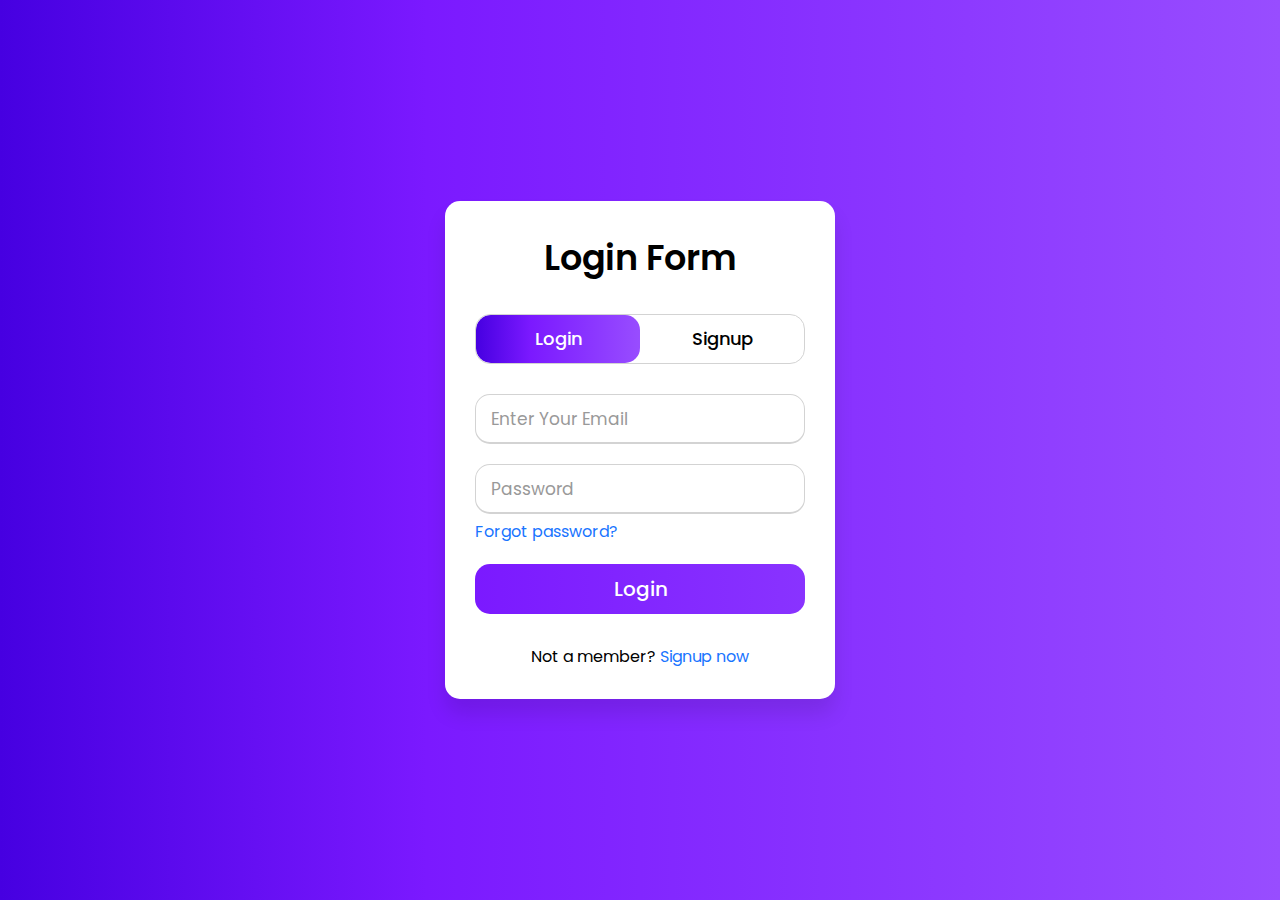
<file: Ecommerce Project/src/main/webapp/index.html>
<!DOCTYPE html>
<html>
<head>
<meta charset="UTF-8">
<title>Nexin</title>
<link rel="stylesheet" href="style.css">

<script type="text/javascript">
	function signupvalidation() {

		//email rijax google serach

		var email = document.getElementById("semail").value
		var emailpattern = /^\w+([\.-]?\w+)*@\w+([\.-]?\w+)*(\.\w{2,3})+$/;

		var pass = document.getElementById("password").value
		var passpattern = /^(?=.*?[A-Z])(?=.*?[a-z])(?=.*?[0-9])(?=.*?[#?!@$%^&*()-])/;

		var cpass = document.getElementById("cpassword").value
		var cpasspattern = /^(?=.*?[A-Z])(?=.*?[a-z])(?=.*?[0-9])(?=.*?[#?!@$%^&*()-])/;

		if (email == '') {
			alert('Please Enter Email Id')
			document.getElementById("semail").focus();
			return false;
		}

		if (!emailpattern.test(email)) {
			alert('Invalid Email')
			document.getElementById("Semail").focus();
			return false;

		}

		if (pass == '') {
			alert('Enter Your Password')
			document.getElemenetById("password")
			return false;
		}

		if (!passpattern.test(pass)) {

			alert('Upper case, Lower case, Special character and Numeric letter are required in Password filed');
			document.getElementById("password").focus();
			return false;

		}

		if (cpass == '') {
			alert('Enter Your Password')
			document.getElementById("cpassword")
			return false
		}

		if (pass != cpass) {
			alert('Password Not Matching')
			document.getElementById(cpassword).focus();
			return false

		}
		return true;
	}

	function loginvalidation() {

		var email = document.getElementById("lemail").value
		var lemailpattern = /^\w+([\.-]?\w+)*@\w+([\.-]?\w+)*(\.\w{2,3})+$/;
		
		var pass = document.getElementById("lpassword").value
		var passpattern = /^(?=.*?[A-Z])(?=.*?[a-z])(?=.*?[0-9])(?=.*?[#?!@$%^&*()-])/;

		if (email == '') {
			alert('Enter your Email id')
			document.getElementById("lemail")
			return false
		}

		if (!lemailpattern.test(email)) {
			alert('invalid Email id')
			document.getElementById("lemail").focus();
			return false
		} 
		
		if (pass == '') {
			alert('Enter Your Password')
			document.getElemenetById("lpassword")
			return false;
		}
		
		return true

	}

	/*var email = document.getElementById("semail").value
	var emailpattern = /^\w+([\.-]?\w+)*@\w+([\.-]?\w+)*(\.\w{2,3})+$/;
	
	var password = document.getElementById("password").value
	var passwordpattern = /^(?=.*?[A-Z])(?=.*?[a-z])(?=.*?[0-9])(?=.*?[#?!@$%^&*()-])/;
	
	var cpass = document.getElementById("Cpassword").value
	var cpasspattern = /^(?=.*?[A-Z])(?=.*?[a-z])(?=.*?[0-9])(?=.*?[#?!@$%^&*()-])/;
	
	if( email == ''){
		
		alert('Please Enter Your Email id')
		document.getElementById("semail").focus();
		return false;
	}
	
	if (!emailpattern.test(email)) {
		alert('Invalid email')
		document.getElementById("semail").focus();
		return false;
	}*/
</script>
</head>


<body>
	<div class="wrapper">
		<div class="title-text">
			<div class="title login">Login Form</div>
			<div class="title signup">Signup Form</div>
		</div>
		<div class="form-container">
			<div class="slide-controls">
				<input type="radio" name="slide" id="login" checked> <input
					type="radio" name="slide" id="signup"> <label for="login"
					class="slide login">Login</label> <label for="signup"
					class="slide signup">Signup</label>
				<div class="slider-tab"></div>
			</div>
			<div class="form-inner">

				<!--    login form start  -->
				<form action="login.jsp" class="login" method="post"onsubmit="return loginvalidation()">
					<div class="field">
						<input type="text" placeholder="Enter Your Email" name="lemail"
							id="lemail">
					</div>
					<div class="field">
						<input type="password" placeholder="Password" name="lpassword"
							id="lpassword">
					</div>
					<div class="pass-link">
						<a href="#">Forgot password?</a>
					</div>
					<div class="field btn">
						<div class="btn-layer"></div>
						<input type="submit" value="Login">
					</div>
					<div class="signup-link">
						Not a member? <a href="">Signup now</a>
					</div>
				</form>

				<!-- login form  end -->

				<!-- signup form start -->
				<form action="" class="signup"onsubmit="return signupvalidation()">

					<div class="field">
						<input type="email" placeholder="Enter Your Email" name="semail"
							id="semail">



					</div>
					<div class="field">
						<input type="password" placeholder="Password" name="password"
							id="password">
					</div>
					<div class="field">
						<input type="password" placeholder="Confirm password"
							name="cpassword" id="cpassword">
					</div>
					<div class="field btn">
						<div class="btn-layer"></div>
						<input type="submit" value="Signup">
					</div>
				</form>

				<!-- signup form end -->
			</div>
		</div>
	</div>
	<script type="text/javascript" src="script.js"></script>
</body>
</html>
</file>
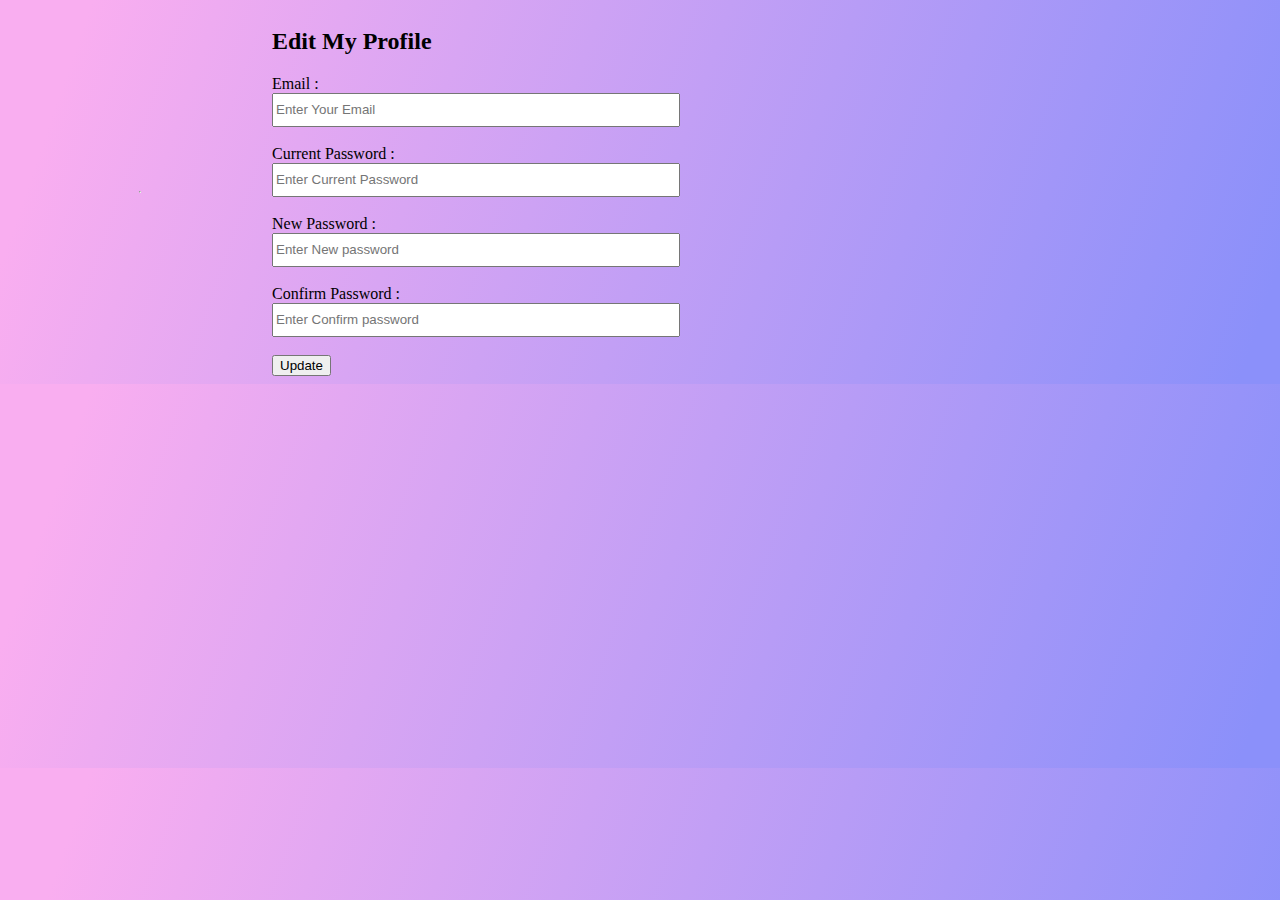
<file: Ecommerce Project/src/main/webapp/adminmyprofile.html>
<!DOCTYPE html>
<html>
<head>


<title>My Profile</title>
<style>
body {
	display: flex;
	align-items: center;
}

.container {
	max-width: 1000px;
	width: 100%;
	border-radius: 5px;
}
}
</style>
<meta charset="ISO-8859-1">

</head>
<body
	style="background: linear-gradient(109.2deg, rgb(249, 174, 240) 6.5%, rgb(139, 144, 250) 97.1%);">




	<hr>
	<div></div>
	<div class="container">
		<h2>Edit My Profile</h2>
		<form action="" class="">


			<div class="field">

				<span>Email :</span> <br> <input
					style="width: 40%; height: 28px" type="email"
					placeholder="Enter Your Email" name="semail" id="semail">

			</div>
			<br>
			<div class="field">
				<span>Current Password :</span> <br> <input
					style="width: 40%; height: 28px" type="password"
					placeholder="Enter Current Password" name="cupassword"
					id="password">

			</div>
			<br>

			<div class="field">
				<span>New Password :</span> <br> <input
					style="width: 40%; height: 28px" type="password"
					placeholder="Enter New password" name="npassword" id="cpassword">
			</div>
			<br>
			<div class="field">
				<span style="padding-bottom: 50px">Confirm Password :</span> <br>
				<input style="width: 40%; height: 28px" type="password"
					placeholder="Enter Confirm password" name="cpassword"
					id="cpassword">
			</div>
			<br>
			<div class="field btn">
				<div class="btn-layer"></div>
				<input type="submit" value="Update">
			</div>
		</form>
	</div>


</body>
</html>
</file>
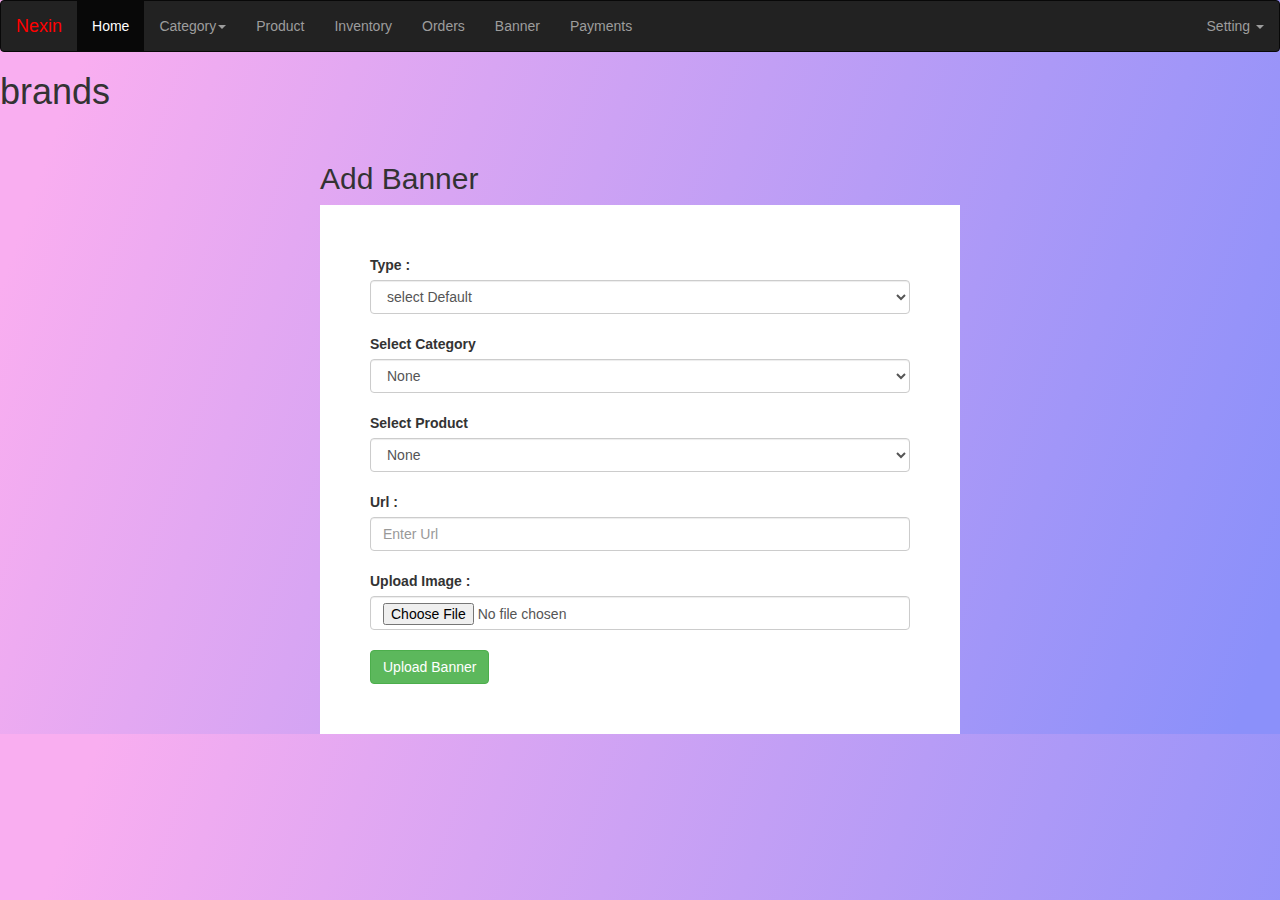
<file: Ecommerce Project/src/main/webapp/test5.html>
<!DOCTYPE html>
<html>
<head>
<meta charset="ISO-8859-1">
<meta charset="utf-8">
<meta name="viewport" content="width=device-width, initial-scale=1">
<link rel="stylesheet"
	href="https://maxcdn.bootstrapcdn.com/bootstrap/3.4.1/css/bootstrap.min.css">
<script
	src="https://ajax.googleapis.com/ajax/libs/jquery/3.6.1/jquery.min.js"></script>
<script
	src="https://maxcdn.bootstrapcdn.com/bootstrap/3.4.1/js/bootstrap.min.js"></script>
<script
	src="http://ajax.googleapis.com/ajax/libs/jquery/1.11.2/jquery.min.js"></script>
<script>
	$(document).ready(function() {
		$('#bannerselecttype').on('change', function() {
			var demovalue = $(this).val();
			$("div.myDiv").hide();
			$("#show" + demovalue).show();
		});
	});
</script>




<title>Insert title here</title>
</head>
<body
	style="background: linear-gradient(109.2deg, rgb(249, 174, 240) 6.5%, rgb(139, 144, 250) 97.1%);">


	<nav class="navbar navbar-inverse">
		<div class="container-fluid">
			<div class="navbar-header">
				<a style="color: red" class="navbar-brand" href="#">Nexin</a>
			</div>
			<ul class="nav navbar-nav">
				<li class="active"><a href="adminhome.jsp">Home</a></li>
				<!--  <li class="dropdown"><a class="dropdown-toggle" data-toggle="dropdown" href="#">Page 1 <span class="caret"></span></a>
    -->

				<li class="dropdown"><a href="#" class="dropdown-toggle"
					data-toggle="dropdown" role="button" aria-haspopup="true"
					aria-expanded="false">Category<span class="caret"></span></a>
					<ul class="dropdown-menu">
						<li><a href="admincategory.jsp">Manage Category</a></li>
						<li><a href="adminsubcategory.jsp">Manage Sub Category</a></li>
					</ul></li>

				<li><a href="adminproduct.jsp">Product</a></li>
				<li><a href="#">Inventory</a></li>
				<li><a href="#">Orders</a></li>
				<li><a href="adminbrand.jsp">Banner</a></li>
				<li><a href="#">Payments</a></li>
			</ul>
			<ul class="nav navbar-nav navbar-right">
				<!-- <li class="active"><a href="#">Home</a></li> -->

				<li class="dropdown"><a class="dropdown-toggle"
					data-toggle="dropdown" href="#">Setting <span class="caret"></span></a>
					<ul class="dropdown-menu">
						<li><a href="adminprofile.html">Profile</a></li>
						<li><a href="logout.jsp">Log Out</a></li>

					</ul></li>
			</ul>
		</div>
	</nav>




	<h1>brands</h1>

	<section>
		<br>
		<div class="container"></div>
		<div class="col" id="addbanner">
			<form style="padding-left: 25%; padding-right: 25%" action="">
				<h2>Add Banner</h2>
				<div id="addbanners">
					<div style="padding: 50px; background-color: white;" class="card">

						<div class="card-body">
							<label for="bannertype">Type :</label> <select
								class="form-control " id="bannerselecttype">
								<option value="showone">select Default</option>
								<option id="showone" value="showtwo">product</option>
								<option id="scategory" value="showthree">Category</option>
								<option id="" value="url">url</option>

							</select><br>
							<div id="showone" class="mydiv">
								<label for="bannertype">Select Category</label> <select
									class="form-control " id="bannerselectcategory">
									<option value="none">None</option>
									<option value="fruits">Fruits</option>
									<option value="grocery">Grocery</option>
									<option value="personcare">Personal Care</option>

								</select>
							</div>
							<br>
							<div id="showtwo" class="mydiv">
								<label for="bannertype">Select Product</label> <select
									class="form-control " id="bannerselectproduct">
									<option value="Selectnone">None</option>
									<option value="apple">Apple</option>
									<option value="orange">Orange</option>
									<option value="grape">Grape</option>

								</select>
							</div>
							<br>
							<div id="showthree" class="mydiv">
								<label for="bannertype">Url :</label>
							</div>

							<input class="form-control" type="text" id="bannerurl"
								name="bannertype" placeholder="Enter Url"><br> <label
								for="bannertype">Upload Image :</label> <input
								class="form-control" type="file" id="bannertype"
								name="bannertype" placeholder="Upload"><br>



							<button type="button" class="btn btn-success" id="UploadBanner"
								name="locateButton">Upload Banner</button>








						</div>

					</div>

				</div>




			</form>





		</div>

	</section>






</body>
</html>
</file>
<file: Ecommerce Project/src/main/webapp/style.css>
@import url('https://fonts.googleapis.com/css?family=Poppins:400,500,600,700&display=swap');
*{
  margin: 0;
  padding: 0;
  box-sizing: border-box;
  font-family: 'Poppins', sans-serif;
}
html,body{
  display: grid;
  height: 100%;
  width: 100%;
  place-items: center;
  background: -webkit-linear-gradient(left, #4600E1,#7B19FF,#8933FF
, #984DFF);
}
::selection{
  background: #1a75ff;
  color: #fff;
}
.wrapper{
  overflow: hidden;
  max-width: 390px;
  background: #fff;
  padding: 30px;
  border-radius: 15px;
  box-shadow: 0px 15px 20px rgba(0,0,0,0.1);
}
.wrapper .title-text{
  display: flex;
  width: 200%;
}
.wrapper .title{
  width: 50%;
  font-size: 35px;
  font-weight: 600;
  text-align: center;
  transition: all 0.6s cubic-bezier(0.68,-0.55,0.265,1.55);
}
.wrapper .slide-controls{
  position: relative;
  display: flex;
  height: 50px;
  width: 100%;
  overflow: hidden;
  margin: 30px 0 10px 0;
  justify-content: space-between;
  border: 1px solid lightgrey;
  border-radius: 15px;
}
.slide-controls .slide{
  height: 100%;
  width: 100%;
  color: #fff;
  font-size: 18px;
  font-weight: 500;
  text-align: center;
  line-height: 48px;
  cursor: pointer;
  z-index: 1;
  transition: all 0.6s ease;
}
.slide-controls label.signup{
  color: #000;
}
.slide-controls .slider-tab{
  position: absolute;
  height: 100%;
  width: 50%;
  left: 0;
  z-index: 0;
  border-radius: 15px;
background: -webkit-linear-gradient(left, #4600E1,#7B19FF,#8933FF
, #984DFF);
  transition: all 0.6s cubic-bezier(0.68,-0.55,0.265,1.55);
}
input[type="radio"]{
  display: none;
}
#signup:checked ~ .slider-tab{
  left: 50%;
}
#signup:checked ~ label.signup{
  color: #fff;
  cursor: default;
  user-select: none;
}
#signup:checked ~ label.login{
  color: #000;
}
#login:checked ~ label.signup{
  color: #000;
}
#login:checked ~ label.login{
  cursor: default;
  user-select: none;
}
.wrapper .form-container{
  width: 100%;
  overflow: hidden;
}
.form-container .form-inner{
  display: flex;
  width: 200%;
}
.form-container .form-inner form{
  width: 50%;
  transition: all 0.6s cubic-bezier(0.68,-0.55,0.265,1.55);
}
.form-inner form .field{
  height: 50px;
  width: 100%;
  margin-top: 20px;
}
.form-inner form .field input{
  height: 100%;
  width: 100%;
  outline: none;
  padding-left: 15px;
  border-radius: 15px;
  border: 1px solid lightgrey;
  border-bottom-width: 2px;
  font-size: 17px;
  transition: all 0.3s ease;
}
.form-inner form .field input:focus{
  border-color: #1a75ff;
  /* box-shadow: inset 0 0 3px #fb6aae; */
}
.form-inner form .field input::placeholder{
  color: #999;
  transition: all 0.3s ease;
}
form .field input:focus::placeholder{
  color: #1a75ff;
}
.form-inner form .pass-link{
  margin-top: 5px;
}
.form-inner form .signup-link{
  text-align: center;
  margin-top: 30px;
}
.form-inner form .pass-link a,
.form-inner form .signup-link a{
  color: #1a75ff;
  text-decoration: none;
}
.form-inner form .pass-link a:hover,
.form-inner form .signup-link a:hover{
  text-decoration: underline;
}
form .btn{
  height: 50px;
  width: 100%;
  border-radius: 15px;
  position: relative;
  overflow: hidden;
}
form .btn .btn-layer{
  height: 100%;
  width: 300%;
  position: absolute;
  left: -100%;
background: -webkit-linear-gradient(left, #4600E1,#7B19FF,#8933FF
, #984DFF);
  border-radius: 15px;
  transition: all 0.4s ease;;
}
form .btn:hover .btn-layer{
  left: 0;
}
form .btn input[type="submit"]{
  height: 100%;
  width: 100%;
  z-index: 1;
  position: relative;
  background: none;
  border: none;
  color: #fff;
  padding-left: 0;
  border-radius: 15px;
  font-size: 20px;
  font-weight: 500;
  cursor: pointer;
}
#categoryField{
	align-content:left;
}
#cardCategory{
	padding: 200px;
}
</file>
